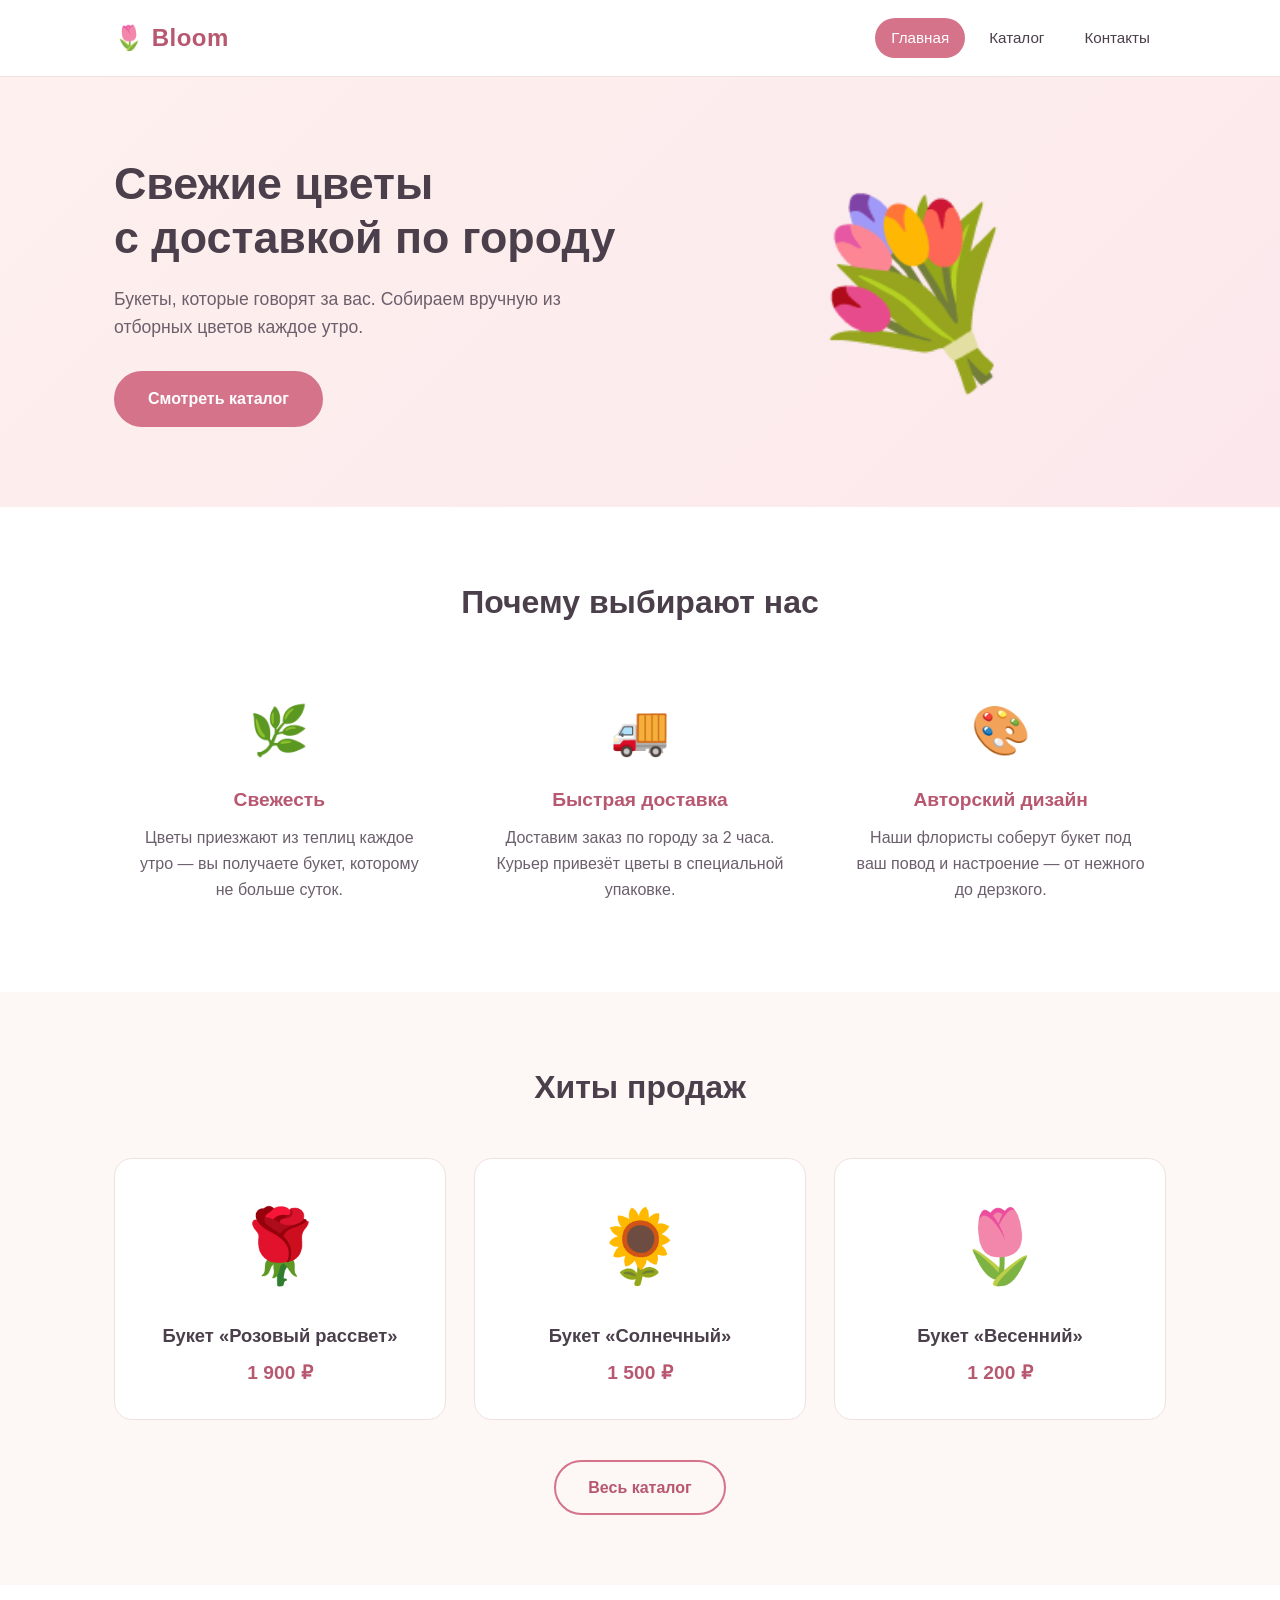
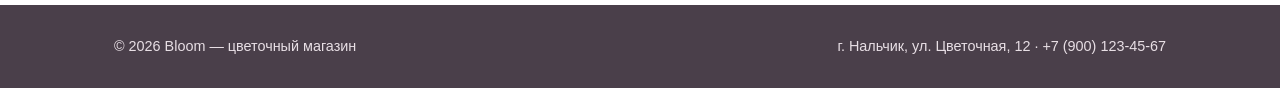
<file: index.html>
<!DOCTYPE html>
<html lang="ru">
<head>
  <meta charset="UTF-8">
  <meta name="viewport" content="width=device-width, initial-scale=1.0">
  <title>Bloom — Цветочный магазин</title>
  <link rel="stylesheet" href="style.css">
</head>
<body>

  <header class="header">
    <div class="container header__inner">
      <a href="index.html" class="logo">🌷 Bloom</a>
      <nav class="nav">
        <a href="index.html" class="nav__link nav__link--active">Главная</a>
        <a href="catalog.html" class="nav__link">Каталог</a>
        <a href="contacts.html" class="nav__link">Контакты</a>
      </nav>
    </div>
  </header>

  <main>
    <section class="hero">
      <div class="container hero__inner">
        <div class="hero__text">
          <h1>Свежие цветы <br>с доставкой по городу</h1>
          <p>Букеты, которые говорят за вас. Собираем вручную из отборных цветов каждое утро.</p>
          <a href="catalog.html" class="btn">Смотреть каталог</a>
        </div>
        <div class="hero__art">💐</div>
      </div>
    </section>

    <section class="section">
      <div class="container">
        <h2 class="section__title">Почему выбирают нас</h2>
        <div class="features">
          <div class="feature">
            <div class="feature__icon">🌿</div>
            <h3>Свежесть</h3>
            <p>Цветы приезжают из теплиц каждое утро — вы получаете букет, которому не больше суток.</p>
          </div>
          <div class="feature">
            <div class="feature__icon">🚚</div>
            <h3>Быстрая доставка</h3>
            <p>Доставим заказ по городу за 2 часа. Курьер привезёт цветы в специальной упаковке.</p>
          </div>
          <div class="feature">
            <div class="feature__icon">🎨</div>
            <h3>Авторский дизайн</h3>
            <p>Наши флористы соберут букет под ваш повод и настроение — от нежного до дерзкого.</p>
          </div>
        </div>
      </div>
    </section>

    <section class="section section--accent">
      <div class="container">
        <h2 class="section__title">Хиты продаж</h2>
        <div class="cards">
          <div class="card">
            <div class="card__img">🌹</div>
            <h3 class="card__title">Букет «Розовый рассвет»</h3>
            <p class="card__price">1 900 ₽</p>
          </div>
          <div class="card">
            <div class="card__img">🌻</div>
            <h3 class="card__title">Букет «Солнечный»</h3>
            <p class="card__price">1 500 ₽</p>
          </div>
          <div class="card">
            <div class="card__img">🌷</div>
            <h3 class="card__title">Букет «Весенний»</h3>
            <p class="card__price">1 200 ₽</p>
          </div>
        </div>
        <div class="center">
          <a href="catalog.html" class="btn btn--outline">Весь каталог</a>
        </div>
      </div>
    </section>
  </main>

  <footer class="footer">
    <div class="container footer__inner">
      <p>© 2026 Bloom — цветочный магазин</p>
      <p>г. Нальчик, ул. Цветочная, 12 · +7 (900) 123-45-67</p>
    </div>
  </footer>

</body>
</html>
</file>
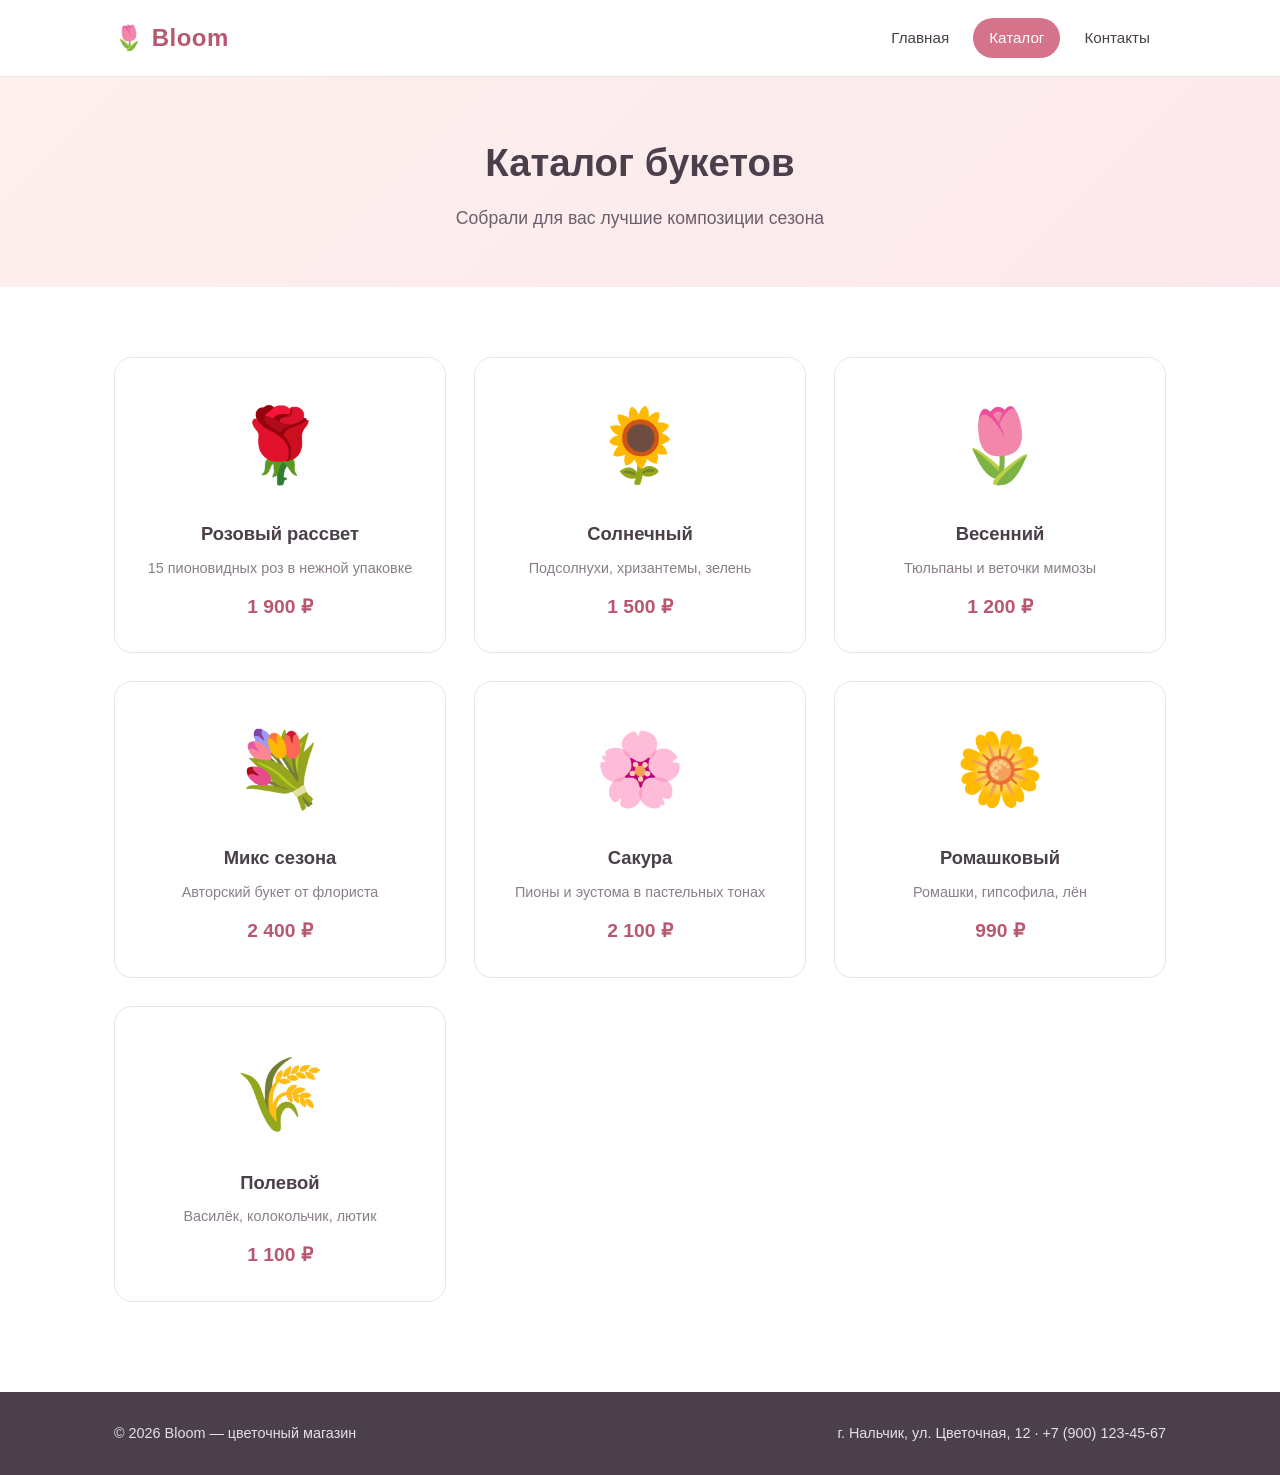
<file: catalog.html>
<!DOCTYPE html>
<html lang="ru">
<head>
  <meta charset="UTF-8">
  <meta name="viewport" content="width=device-width, initial-scale=1.0">
  <title>Каталог — Bloom</title>
  <link rel="stylesheet" href="style.css">
</head>
<body>

  <header class="header">
    <div class="container header__inner">
      <a href="index.html" class="logo">🌷 Bloom</a>
      <nav class="nav">
        <a href="index.html" class="nav__link">Главная</a>
        <a href="catalog.html" class="nav__link nav__link--active">Каталог</a>
        <a href="contacts.html" class="nav__link">Контакты</a>
      </nav>
    </div>
  </header>

  <main>
    <section class="page-head">
      <div class="container">
        <h1>Каталог букетов</h1>
        <p>Собрали для вас лучшие композиции сезона</p>
      </div>
    </section>

    <section class="section">
      <div class="container">
        <div class="cards">
          <div class="card">
            <div class="card__img">🌹</div>
            <h3 class="card__title">Розовый рассвет</h3>
            <p class="card__desc">15 пионовидных роз в нежной упаковке</p>
            <p class="card__price">1 900 ₽</p>
          </div>
          <div class="card">
            <div class="card__img">🌻</div>
            <h3 class="card__title">Солнечный</h3>
            <p class="card__desc">Подсолнухи, хризантемы, зелень</p>
            <p class="card__price">1 500 ₽</p>
          </div>
          <div class="card">
            <div class="card__img">🌷</div>
            <h3 class="card__title">Весенний</h3>
            <p class="card__desc">Тюльпаны и веточки мимозы</p>
            <p class="card__price">1 200 ₽</p>
          </div>
          <div class="card">
            <div class="card__img">💐</div>
            <h3 class="card__title">Микс сезона</h3>
            <p class="card__desc">Авторский букет от флориста</p>
            <p class="card__price">2 400 ₽</p>
          </div>
          <div class="card">
            <div class="card__img">🌸</div>
            <h3 class="card__title">Сакура</h3>
            <p class="card__desc">Пионы и эустома в пастельных тонах</p>
            <p class="card__price">2 100 ₽</p>
          </div>
          <div class="card">
            <div class="card__img">🌼</div>
            <h3 class="card__title">Ромашковый</h3>
            <p class="card__desc">Ромашки, гипсофила, лён</p>
            <p class="card__price">990 ₽</p>
          </div>
          <div class="card">
            <div class="card__img">🌾</div>
            <h3 class="card__title">Полевой</h3>
            <p class="card__desc">Василёк, колокольчик, лютик</p>
            <p class="card__price">1 100 ₽</p>
          </div>
        </div>
      </div>
    </section>
  </main>

  <footer class="footer">
    <div class="container footer__inner">
      <p>© 2026 Bloom — цветочный магазин</p>
      <p>г. Нальчик, ул. Цветочная, 12 · +7 (900) 123-45-67</p>
    </div>
  </footer>

</body>
</html>
</file>
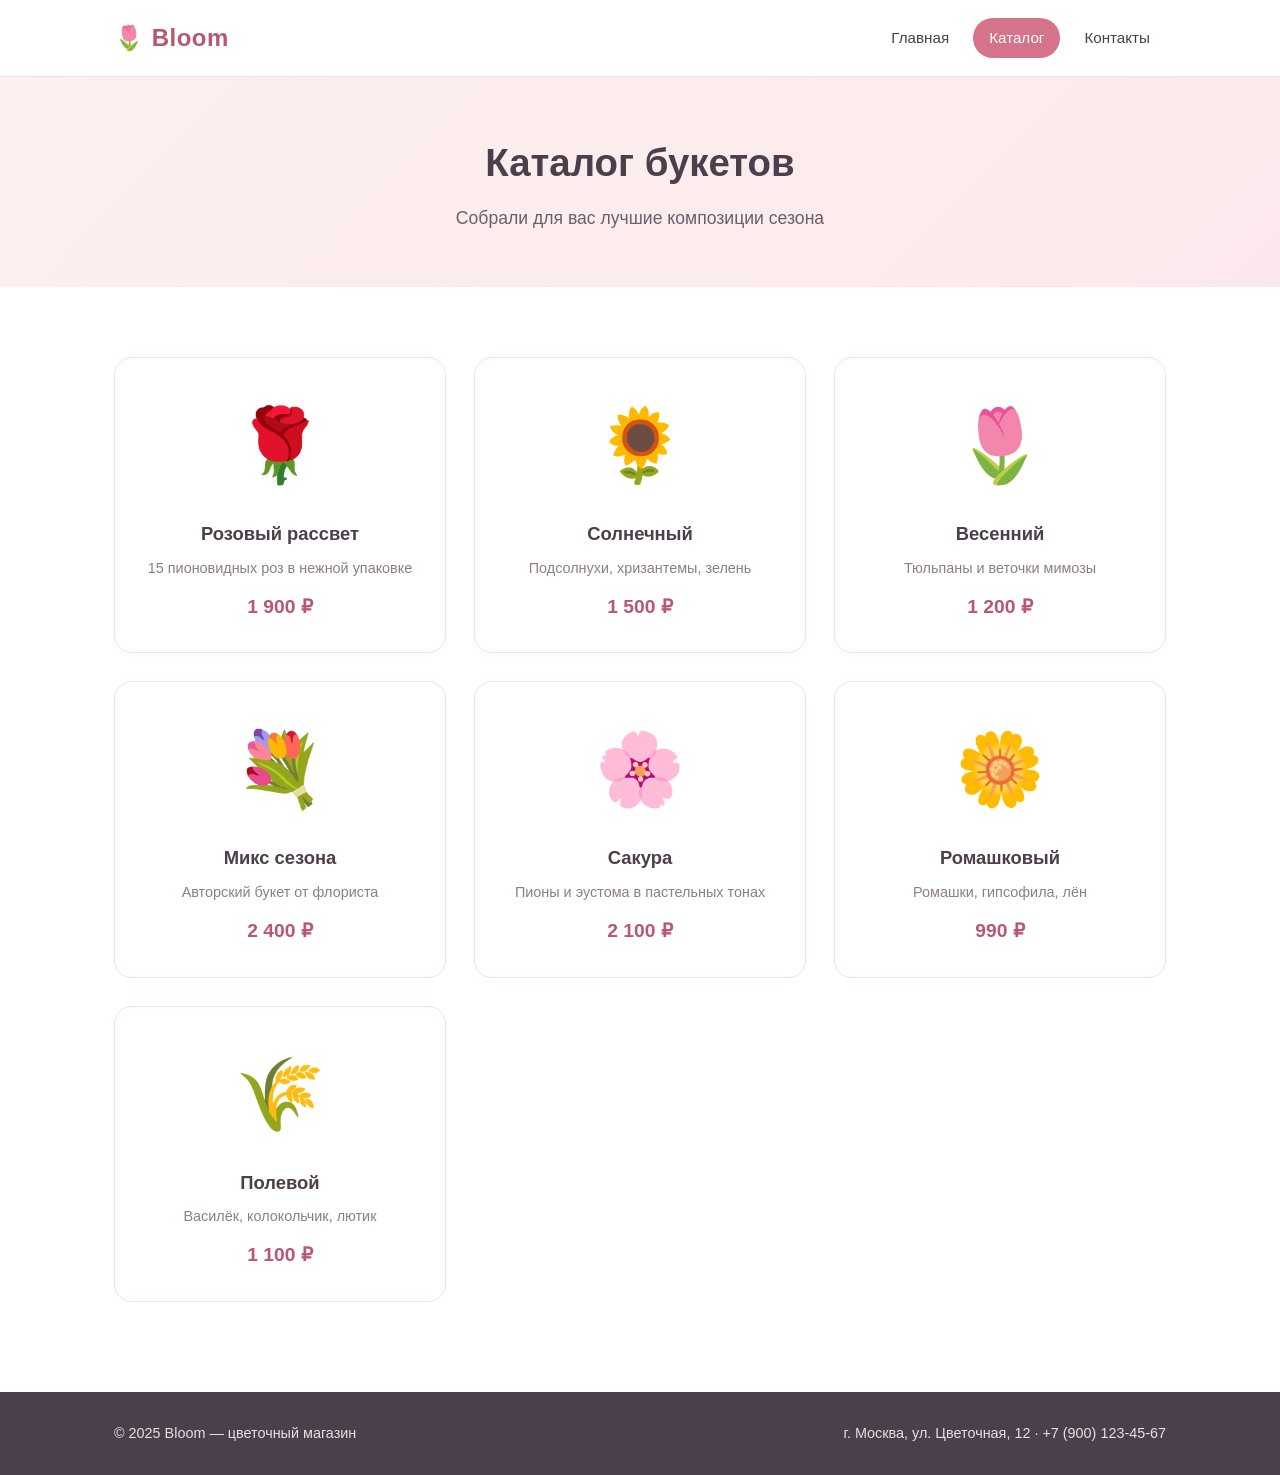
<file: catalog.html (Каталог).html>
<!DOCTYPE html>
<html lang="ru">
<head>
  <meta charset="UTF-8">
  <meta name="viewport" content="width=device-width, initial-scale=1.0">
  <title>Каталог — Bloom</title>
  <link rel="stylesheet" href="style.css">
</head>
<body>

  <header class="header">
    <div class="container header__inner">
      <a href="index.html" class="logo">🌷 Bloom</a>
      <nav class="nav">
        <a href="index.html" class="nav__link">Главная</a>
        <a href="catalog.html" class="nav__link nav__link--active">Каталог</a>
        <a href="contacts.html" class="nav__link">Контакты</a>
      </nav>
    </div>
  </header>

  <main>
    <section class="page-head">
      <div class="container">
        <h1>Каталог букетов</h1>
        <p>Собрали для вас лучшие композиции сезона</p>
      </div>
    </section>

    <section class="section">
      <div class="container">
        <div class="cards">
          <div class="card">
            <div class="card__img">🌹</div>
            <h3 class="card__title">Розовый рассвет</h3>
            <p class="card__desc">15 пионовидных роз в нежной упаковке</p>
            <p class="card__price">1 900 ₽</p>
          </div>
          <div class="card">
            <div class="card__img">🌻</div>
            <h3 class="card__title">Солнечный</h3>
            <p class="card__desc">Подсолнухи, хризантемы, зелень</p>
            <p class="card__price">1 500 ₽</p>
          </div>
          <div class="card">
            <div class="card__img">🌷</div>
            <h3 class="card__title">Весенний</h3>
            <p class="card__desc">Тюльпаны и веточки мимозы</p>
            <p class="card__price">1 200 ₽</p>
          </div>
          <div class="card">
            <div class="card__img">💐</div>
            <h3 class="card__title">Микс сезона</h3>
            <p class="card__desc">Авторский букет от флориста</p>
            <p class="card__price">2 400 ₽</p>
          </div>
          <div class="card">
            <div class="card__img">🌸</div>
            <h3 class="card__title">Сакура</h3>
            <p class="card__desc">Пионы и эустома в пастельных тонах</p>
            <p class="card__price">2 100 ₽</p>
          </div>
          <div class="card">
            <div class="card__img">🌼</div>
            <h3 class="card__title">Ромашковый</h3>
            <p class="card__desc">Ромашки, гипсофила, лён</p>
            <p class="card__price">990 ₽</p>
          </div>
          <div class="card">
            <div class="card__img">🌾</div>
            <h3 class="card__title">Полевой</h3>
            <p class="card__desc">Василёк, колокольчик, лютик</p>
            <p class="card__price">1 100 ₽</p>
          </div>
        </div>
      </div>
    </section>
  </main>

  <footer class="footer">
    <div class="container footer__inner">
      <p>© 2025 Bloom — цветочный магазин</p>
      <p>г. Москва, ул. Цветочная, 12 · +7 (900) 123-45-67</p>
    </div>
  </footer>

</body>
</html>
</file>
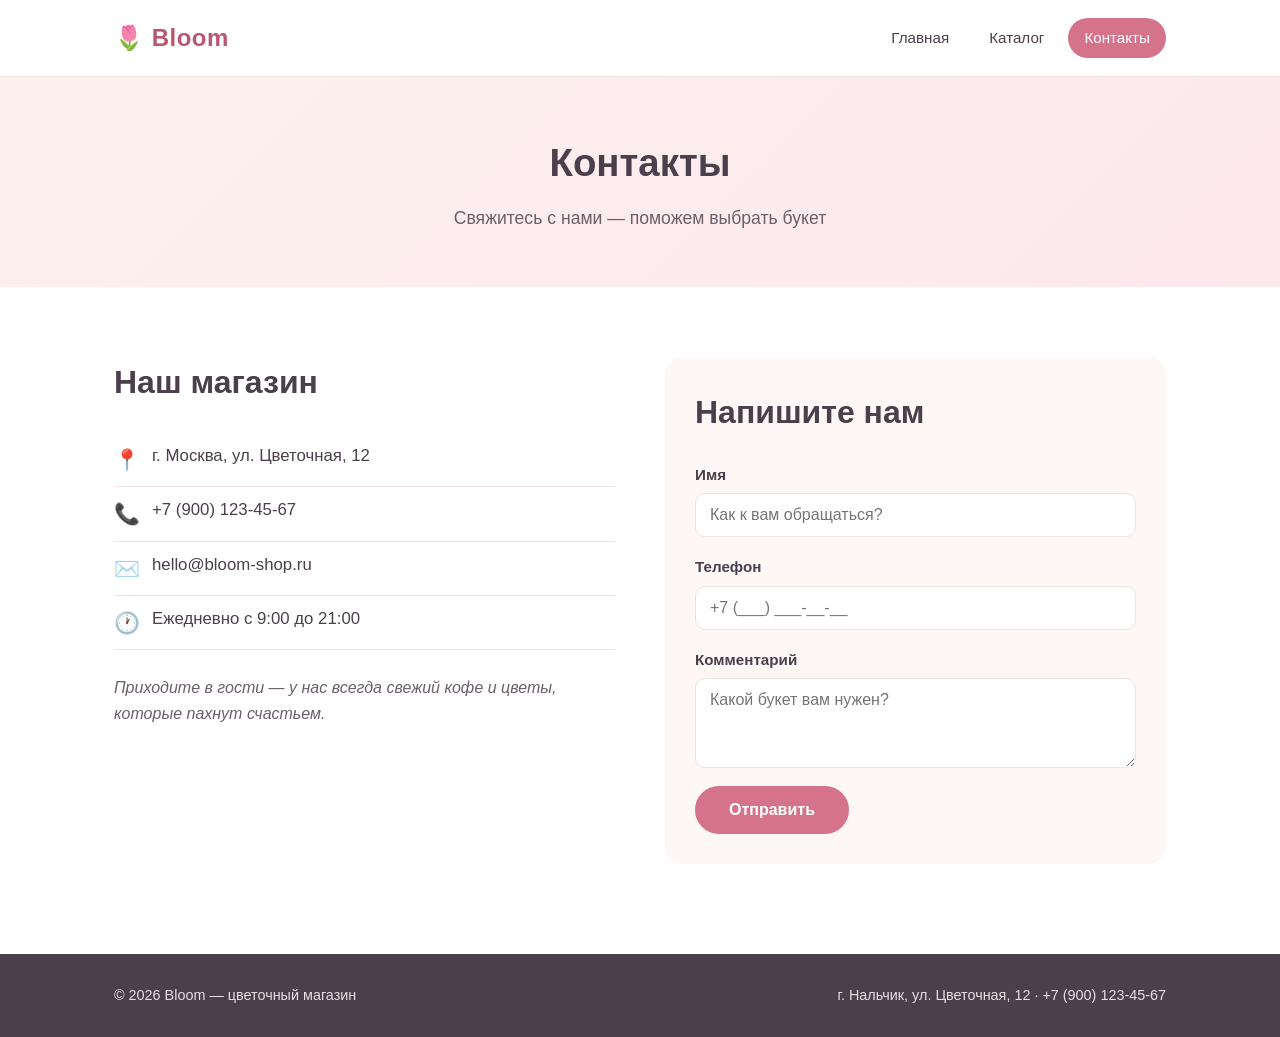
<file: contacts.html>
<!DOCTYPE html>
<html lang="ru">
<head>
  <meta charset="UTF-8">
  <meta name="viewport" content="width=device-width, initial-scale=1.0">
  <title>Контакты — Bloom</title>
  <link rel="stylesheet" href="style.css">
</head>
<body>

  <header class="header">
    <div class="container header__inner">
      <a href="index.html" class="logo">🌷 Bloom</a>
      <nav class="nav">
        <a href="index.html" class="nav__link">Главная</a>
        <a href="catalog.html" class="nav__link">Каталог</a>
        <a href="contacts.html" class="nav__link nav__link--active">Контакты</a>
      </nav>
    </div>
  </header>

  <main>
    <section class="page-head">
      <div class="container">
        <h1>Контакты</h1>
        <p>Свяжитесь с нами — поможем выбрать букет</p>
      </div>
    </section>

    <section class="section">
      <div class="container contacts">
        <div class="contacts__info">
          <h2 class="section__title section__title--left">Наш магазин</h2>
          <ul class="contact-list">
            <li><span>📍</span> г. Москва, ул. Цветочная, 12</li>
            <li><span>📞</span> +7 (900) 123-45-67</li>
            <li><span>✉️</span> hello@bloom-shop.ru</li>
            <li><span>🕐</span> Ежедневно с 9:00 до 21:00</li>
          </ul>
          <p class="contacts__note">
            Приходите в гости — у нас всегда свежий кофе и цветы, которые пахнут счастьем.
          </p>
        </div>

        <form class="form" onsubmit="event.preventDefault(); alert('Спасибо! Мы свяжемся с вами.');">
          <h2 class="section__title section__title--left">Напишите нам</h2>
          <label class="form__label">
            Имя
            <input type="text" class="form__input" placeholder="Как к вам обращаться?" required>
          </label>
          <label class="form__label">
            Телефон
            <input type="tel" class="form__input" placeholder="+7 (___) ___-__-__" required>
          </label>
          <label class="form__label">
            Комментарий
            <textarea class="form__input form__textarea" placeholder="Какой букет вам нужен?"></textarea>
          </label>
          <button type="submit" class="btn">Отправить</button>
        </form>
      </div>
    </section>
  </main>

  <footer class="footer">
    <div class="container footer__inner">
      <p>© 2026 Bloom — цветочный магазин</p>
      <p>г. Нальчик, ул. Цветочная, 12 · +7 (900) 123-45-67</p>
    </div>
  </footer>

</body>
</html>
</file>
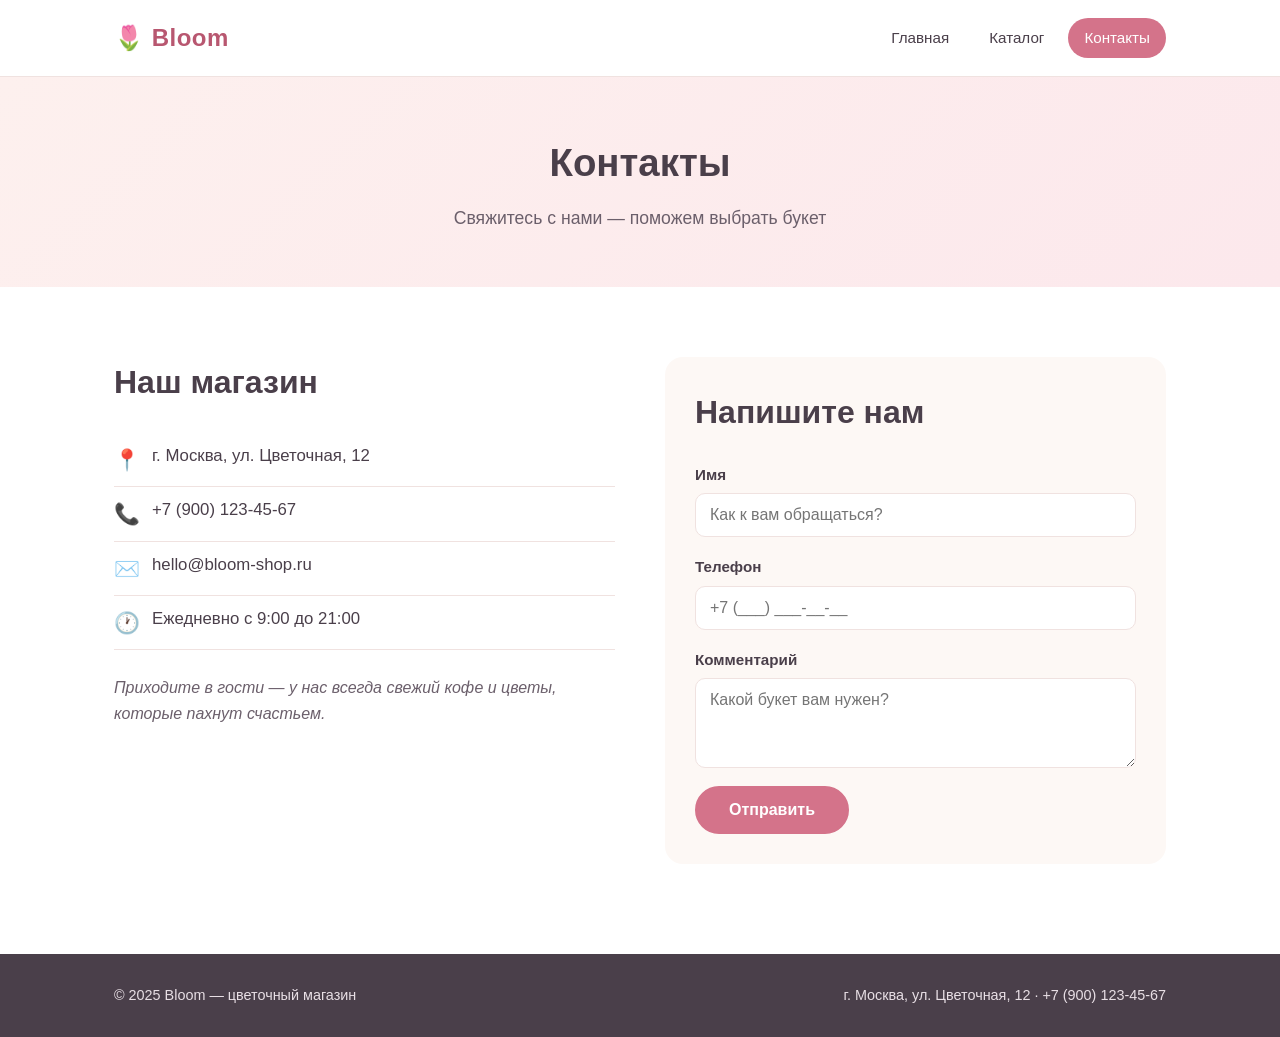
<file: contacts.html (Контакты).html>
<!DOCTYPE html>
<html lang="ru">
<head>
  <meta charset="UTF-8">
  <meta name="viewport" content="width=device-width, initial-scale=1.0">
  <title>Контакты — Bloom</title>
  <link rel="stylesheet" href="style.css">
</head>
<body>

  <header class="header">
    <div class="container header__inner">
      <a href="index.html" class="logo">🌷 Bloom</a>
      <nav class="nav">
        <a href="index.html" class="nav__link">Главная</a>
        <a href="catalog.html" class="nav__link">Каталог</a>
        <a href="contacts.html" class="nav__link nav__link--active">Контакты</a>
      </nav>
    </div>
  </header>

  <main>
    <section class="page-head">
      <div class="container">
        <h1>Контакты</h1>
        <p>Свяжитесь с нами — поможем выбрать букет</p>
      </div>
    </section>

    <section class="section">
      <div class="container contacts">
        <div class="contacts__info">
          <h2 class="section__title section__title--left">Наш магазин</h2>
          <ul class="contact-list">
            <li><span>📍</span> г. Москва, ул. Цветочная, 12</li>
            <li><span>📞</span> +7 (900) 123-45-67</li>
            <li><span>✉️</span> hello@bloom-shop.ru</li>
            <li><span>🕐</span> Ежедневно с 9:00 до 21:00</li>
          </ul>
          <p class="contacts__note">
            Приходите в гости — у нас всегда свежий кофе и цветы, которые пахнут счастьем.
          </p>
        </div>

        <form class="form" onsubmit="event.preventDefault(); alert('Спасибо! Мы свяжемся с вами.');">
          <h2 class="section__title section__title--left">Напишите нам</h2>
          <label class="form__label">
            Имя
            <input type="text" class="form__input" placeholder="Как к вам обращаться?" required>
          </label>
          <label class="form__label">
            Телефон
            <input type="tel" class="form__input" placeholder="+7 (___) ___-__-__" required>
          </label>
          <label class="form__label">
            Комментарий
            <textarea class="form__input form__textarea" placeholder="Какой букет вам нужен?"></textarea>
          </label>
          <button type="submit" class="btn">Отправить</button>
        </form>
      </div>
    </section>
  </main>

  <footer class="footer">
    <div class="container footer__inner">
      <p>© 2025 Bloom — цветочный магазин</p>
      <p>г. Москва, ул. Цветочная, 12 · +7 (900) 123-45-67</p>
    </div>
  </footer>

</body>
</html>
</file>
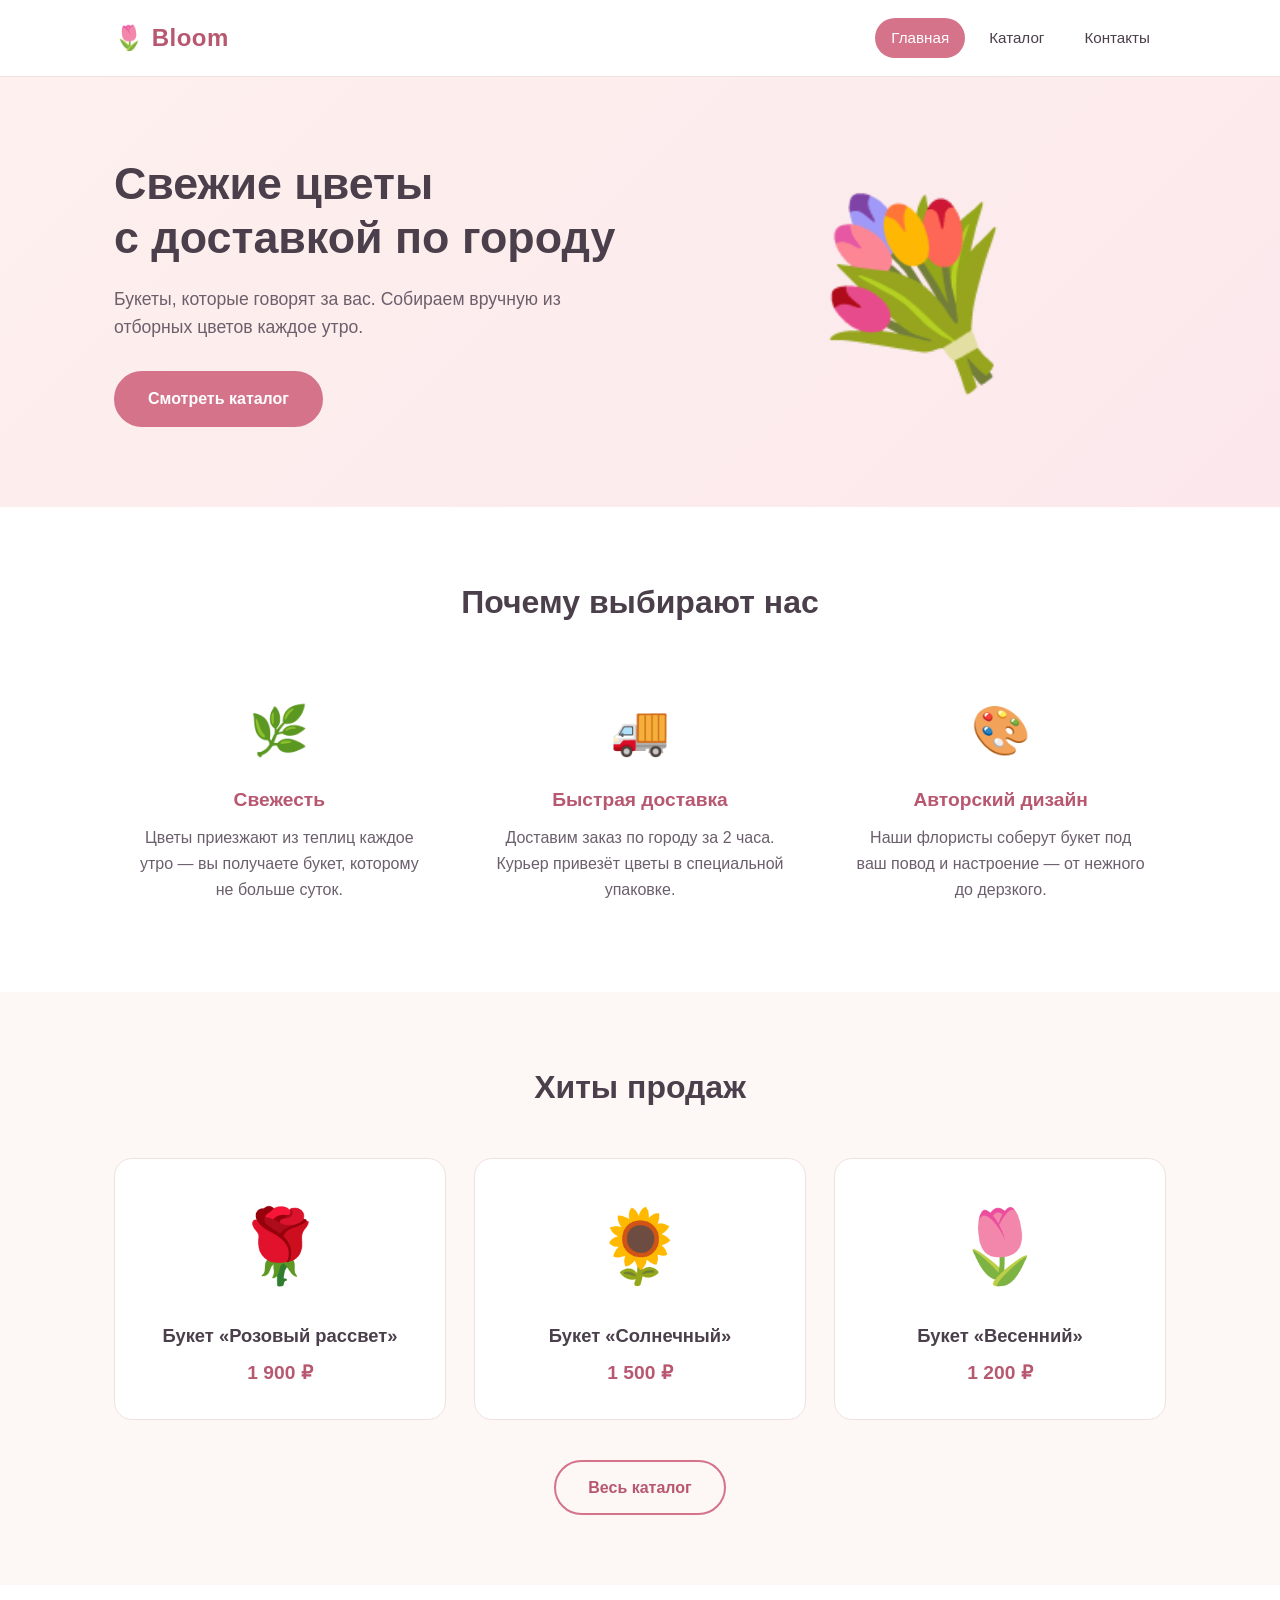
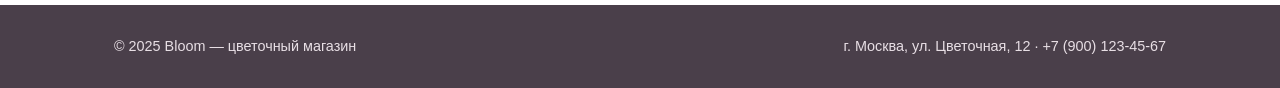
<file: index.html (Главная).html>
<!DOCTYPE html>
<html lang="ru">
<head>
  <meta charset="UTF-8">
  <meta name="viewport" content="width=device-width, initial-scale=1.0">
  <title>Bloom — Цветочный магазин</title>
  <link rel="stylesheet" href="style.css">
</head>
<body>

  <header class="header">
    <div class="container header__inner">
      <a href="index.html" class="logo">🌷 Bloom</a>
      <nav class="nav">
        <a href="index.html" class="nav__link nav__link--active">Главная</a>
        <a href="catalog.html" class="nav__link">Каталог</a>
        <a href="contacts.html" class="nav__link">Контакты</a>
      </nav>
    </div>
  </header>

  <main>
    <section class="hero">
      <div class="container hero__inner">
        <div class="hero__text">
          <h1>Свежие цветы <br>с доставкой по городу</h1>
          <p>Букеты, которые говорят за вас. Собираем вручную из отборных цветов каждое утро.</p>
          <a href="catalog.html" class="btn">Смотреть каталог</a>
        </div>
        <div class="hero__art">💐</div>
      </div>
    </section>

    <section class="section">
      <div class="container">
        <h2 class="section__title">Почему выбирают нас</h2>
        <div class="features">
          <div class="feature">
            <div class="feature__icon">🌿</div>
            <h3>Свежесть</h3>
            <p>Цветы приезжают из теплиц каждое утро — вы получаете букет, которому не больше суток.</p>
          </div>
          <div class="feature">
            <div class="feature__icon">🚚</div>
            <h3>Быстрая доставка</h3>
            <p>Доставим заказ по городу за 2 часа. Курьер привезёт цветы в специальной упаковке.</p>
          </div>
          <div class="feature">
            <div class="feature__icon">🎨</div>
            <h3>Авторский дизайн</h3>
            <p>Наши флористы соберут букет под ваш повод и настроение — от нежного до дерзкого.</p>
          </div>
        </div>
      </div>
    </section>

    <section class="section section--accent">
      <div class="container">
        <h2 class="section__title">Хиты продаж</h2>
        <div class="cards">
          <div class="card">
            <div class="card__img">🌹</div>
            <h3 class="card__title">Букет «Розовый рассвет»</h3>
            <p class="card__price">1 900 ₽</p>
          </div>
          <div class="card">
            <div class="card__img">🌻</div>
            <h3 class="card__title">Букет «Солнечный»</h3>
            <p class="card__price">1 500 ₽</p>
          </div>
          <div class="card">
            <div class="card__img">🌷</div>
            <h3 class="card__title">Букет «Весенний»</h3>
            <p class="card__price">1 200 ₽</p>
          </div>
        </div>
        <div class="center">
          <a href="catalog.html" class="btn btn--outline">Весь каталог</a>
        </div>
      </div>
    </section>
  </main>

  <footer class="footer">
    <div class="container footer__inner">
      <p>© 2025 Bloom — цветочный магазин</p>
      <p>г. Москва, ул. Цветочная, 12 · +7 (900) 123-45-67</p>
    </div>
  </footer>

</body>
</html>
</file>
<file: style.css>
/* ===== Базовые настройки ===== */
* {
  margin: 0;
  padding: 0;
  box-sizing: border-box;
}

:root {
  --pink: #d4738a;
  --pink-dark: #b85770;
  --cream: #fdf8f5;
  --dark: #4a3f4a;
  --green: #7a9471;
  --border: #f0e2e0;
}

html {
  scroll-behavior: smooth;
}

body {
  font-family: 'Segoe UI', 'Helvetica Neue', Arial, sans-serif;
  color: var(--dark);
  background: #fff;
  line-height: 1.6;
}

.container {
  max-width: 1100px;
  margin: 0 auto;
  padding: 0 24px;
}

.center {
  text-align: center;
  margin-top: 40px;
}

/* ===== Шапка ===== */
.header {
  background: #fff;
  border-bottom: 1px solid var(--border);
  position: sticky;
  top: 0;
  z-index: 100;
}

.header__inner {
  display: flex;
  justify-content: space-between;
  align-items: center;
  padding: 18px 24px;
}

.logo {
  font-size: 1.5rem;
  font-weight: 700;
  color: var(--pink-dark);
  text-decoration: none;
  letter-spacing: 0.5px;
}

.nav {
  display: flex;
  gap: 8px;
}

.nav__link {
  text-decoration: none;
  color: var(--dark);
  padding: 8px 16px;
  border-radius: 24px;
  font-size: 0.95rem;
  transition: background 0.2s, color 0.2s;
}

.nav__link:hover {
  background: var(--cream);
  color: var(--pink-dark);
}

.nav__link--active {
  background: var(--pink);
  color: #fff;
}

/* ===== Кнопки ===== */
.btn {
  display: inline-block;
  background: var(--pink);
  color: #fff;
  text-decoration: none;
  padding: 13px 32px;
  border-radius: 30px;
  border: 2px solid var(--pink);
  font-size: 1rem;
  font-weight: 600;
  cursor: pointer;
  transition: background 0.2s, transform 0.15s;
}

.btn:hover {
  background: var(--pink-dark);
  border-color: var(--pink-dark);
  transform: translateY(-2px);
}

.btn--outline {
  background: transparent;
  color: var(--pink-dark);
}

.btn--outline:hover {
  background: var(--pink-dark);
  color: #fff;
}

/* ===== Hero ===== */
.hero {
  background: linear-gradient(135deg, #fdf0ee 0%, #fce8ec 100%);
  padding: 80px 0;
}

.hero__inner {
  display: flex;
  align-items: center;
  gap: 40px;
}

.hero__text {
  flex: 1;
}

.hero__text h1 {
  font-size: 2.8rem;
  line-height: 1.2;
  margin-bottom: 20px;
  color: var(--dark);
}

.hero__text p {
  font-size: 1.1rem;
  margin-bottom: 30px;
  color: #6b5f6b;
  max-width: 480px;
}

.hero__art {
  flex: 1;
  font-size: 11rem;
  text-align: center;
  line-height: 1;
}

/* ===== Секции ===== */
.section {
  padding: 70px 0;
}

.section--accent {
  background: var(--cream);
}

.section__title {
  font-size: 2rem;
  text-align: center;
  margin-bottom: 45px;
  color: var(--dark);
}

.section__title--left {
  text-align: left;
  margin-bottom: 25px;
}

.page-head {
  background: linear-gradient(135deg, #fdf0ee 0%, #fce8ec 100%);
  padding: 55px 0;
  text-align: center;
}

.page-head h1 {
  font-size: 2.4rem;
  margin-bottom: 10px;
}

.page-head p {
  color: #6b5f6b;
  font-size: 1.1rem;
}

/* ===== Фичи ===== */
.features {
  display: grid;
  grid-template-columns: repeat(3, 1fr);
  gap: 30px;
}

.feature {
  text-align: center;
  padding: 20px;
}

.feature__icon {
  font-size: 3rem;
  margin-bottom: 15px;
}

.feature h3 {
  font-size: 1.2rem;
  margin-bottom: 10px;
  color: var(--pink-dark);
}

.feature p {
  color: #6b5f6b;
}

/* ===== Карточки ===== */
.cards {
  display: grid;
  grid-template-columns: repeat(3, 1fr);
  gap: 28px;
}

.card {
  background: #fff;
  border: 1px solid var(--border);
  border-radius: 18px;
  padding: 30px 22px;
  text-align: center;
  transition: transform 0.2s, box-shadow 0.2s;
}

.card:hover {
  transform: translateY(-6px);
  box-shadow: 0 14px 30px rgba(212, 115, 138, 0.15);
}

.card__img {
  font-size: 4.5rem;
  margin-bottom: 16px;
}

.card__title {
  font-size: 1.15rem;
  margin-bottom: 8px;
  color: var(--dark);
}

.card__desc {
  font-size: 0.9rem;
  color: #8a7e8a;
  margin-bottom: 12px;
}

.card__price {
  font-size: 1.2rem;
  font-weight: 700;
  color: var(--pink-dark);
}

/* ===== Контакты ===== */
.contacts {
  display: grid;
  grid-template-columns: 1fr 1fr;
  gap: 50px;
}

.contact-list {
  list-style: none;
  margin-bottom: 25px;
}

.contact-list li {
  display: flex;
  gap: 12px;
  padding: 10px 0;
  font-size: 1.05rem;
  border-bottom: 1px solid var(--border);
}

.contact-list span {
  font-size: 1.3rem;
}

.contacts__note {
  color: #6b5f6b;
  font-style: italic;
}

/* ===== Форма ===== */
.form {
  background: var(--cream);
  padding: 30px;
  border-radius: 18px;
}

.form__label {
  display: block;
  margin-bottom: 18px;
  font-weight: 600;
  font-size: 0.95rem;
  color: var(--dark);
}

.form__input {
  display: block;
  width: 100%;
  margin-top: 6px;
  padding: 12px 14px;
  border: 1px solid var(--border);
  border-radius: 10px;
  font-size: 1rem;
  font-family: inherit;
  background: #fff;
  color: var(--dark);
  transition: border-color 0.2s;
}

.form__input:focus {
  outline: none;
  border-color: var(--pink);
}

.form__textarea {
  resize: vertical;
  min-height: 90px;
}

/* ===== Подвал ===== */
.footer {
  background: var(--dark);
  color: #e8dfe5;
  padding: 30px 0;
  margin-top: 20px;
}

.footer__inner {
  display: flex;
  justify-content: space-between;
  flex-wrap: wrap;
  gap: 10px;
  font-size: 0.9rem;
}

/* ===== Адаптив ===== */
@media (max-width: 900px) {
  .features,
  .cards {
    grid-template-columns: repeat(2, 1fr);
  }

  .contacts {
    grid-template-columns: 1fr;
    gap: 30px;
  }

  .hero__text h1 {
    font-size: 2.2rem;
  }

  .hero__art {
    font-size: 7rem;
  }
}

@media (max-width: 640px) {
  .header__inner {
    flex-direction: column;
    gap: 12px;
  }

  .hero__inner {
    flex-direction: column-reverse;
    text-align: center;
  }

  .hero__text p {
    margin-left: auto;
    margin-right: auto;
  }

  .features,
  .cards {
    grid-template-columns: 1fr;
  }

  .footer__inner {
    flex-direction: column;
    text-align: center;
  }
}
</file>
